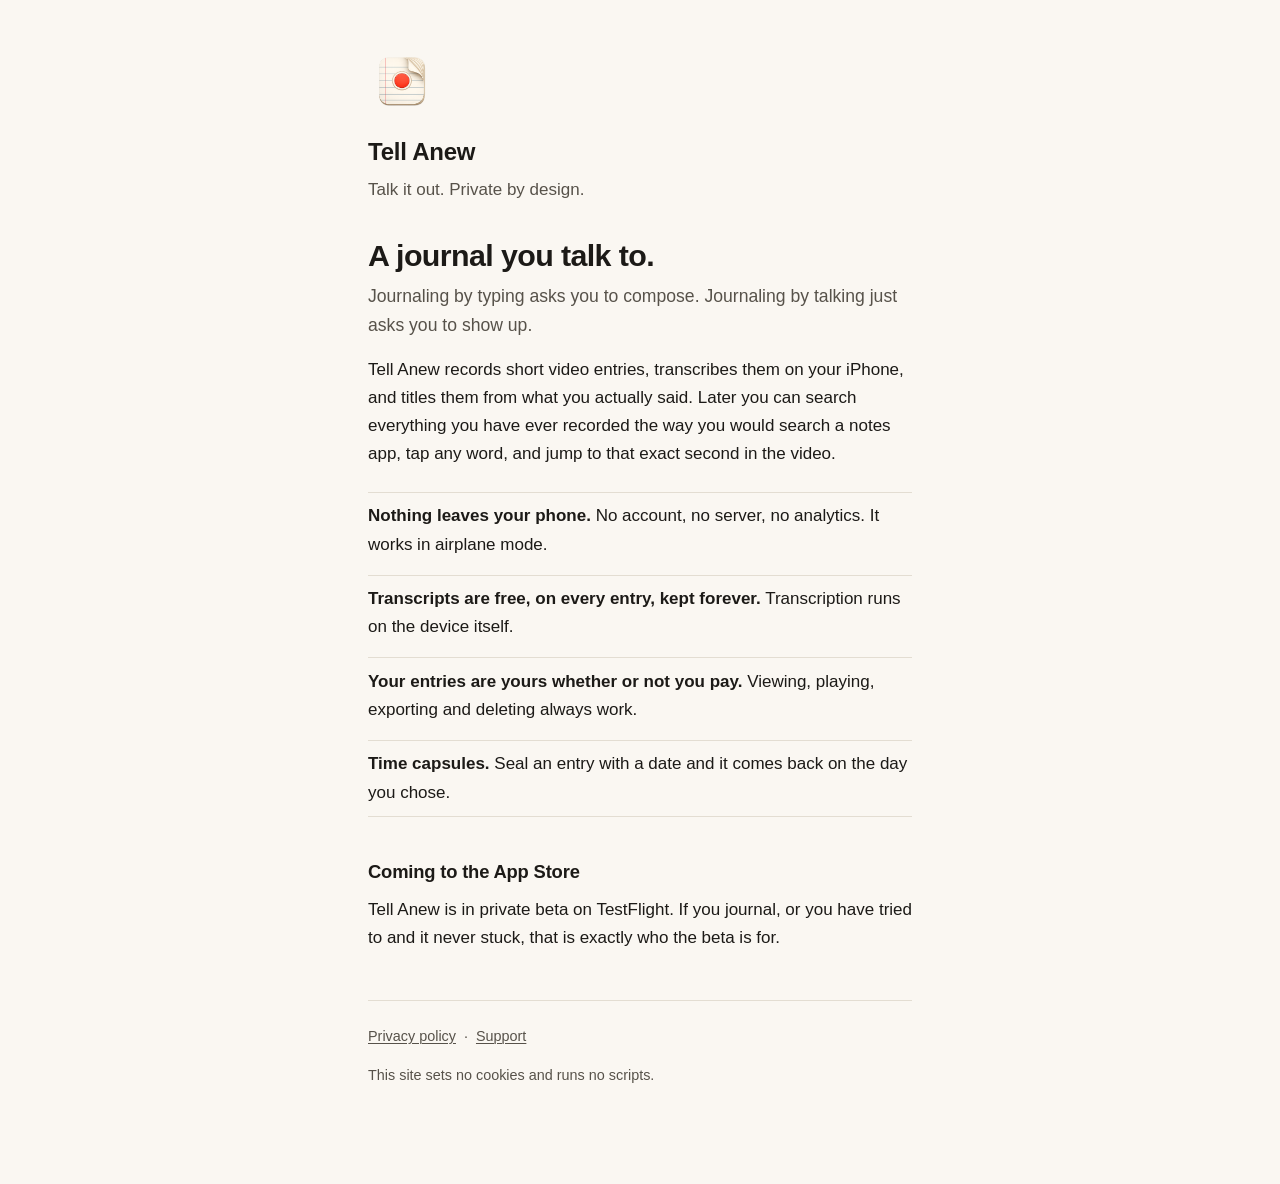
<file: index.html>
<!DOCTYPE html>
<html lang="en">
<head>
<meta charset="utf-8">
<meta name="viewport" content="width=device-width, initial-scale=1">
<title>Tell Anew: a video journal that stays on your phone</title>
<meta name="description" content="Talk to your camera instead of typing. Entries are transcribed on your iPhone, titled automatically, and searchable like text. Nothing leaves your phone.">
<link rel="stylesheet" href="/style.css">
<link rel="icon" href="/icon.png">
<link rel="apple-touch-icon" href="/icon.png">
</head>
<body>

<header class="site">
  <img src="/icon.png" alt="">
  <p class="wordmark">Tell Anew</p>
  <p class="tagline">Talk it out. Private by design.</p>
</header>

<main>

<h1>A journal you talk to.</h1>

<p class="lede">Journaling by typing asks you to compose. Journaling by talking
just asks you to show up.</p>

<p>Tell Anew records short video entries, transcribes them on your iPhone, and
titles them from what you actually said. Later you can search everything you have
ever recorded the way you would search a notes app, tap any word, and jump to
that exact second in the video.</p>

<ul class="points">
  <li><strong>Nothing leaves your phone.</strong> No account, no server, no
    analytics. It works in airplane mode.</li>
  <li><strong>Transcripts are free, on every entry, kept forever.</strong>
    Transcription runs on the device itself.</li>
  <li><strong>Your entries are yours whether or not you pay.</strong> Viewing,
    playing, exporting and deleting always work.</li>
  <li><strong>Time capsules.</strong> Seal an entry with a date and it comes
    back on the day you chose.</li>
</ul>

<h2>Coming to the App Store</h2>

<p>Tell Anew is in private beta on TestFlight. If you journal, or you have tried
to and it never stuck, that is exactly who the beta is for.</p>

<hr>

</main>

<footer>
  <p><a href="/privacy">Privacy policy</a> &nbsp;·&nbsp;
     <a href="/support">Support</a></p>
  <p>This site sets no cookies and runs no scripts.</p>
</footer>

</body>
</html>
</file>
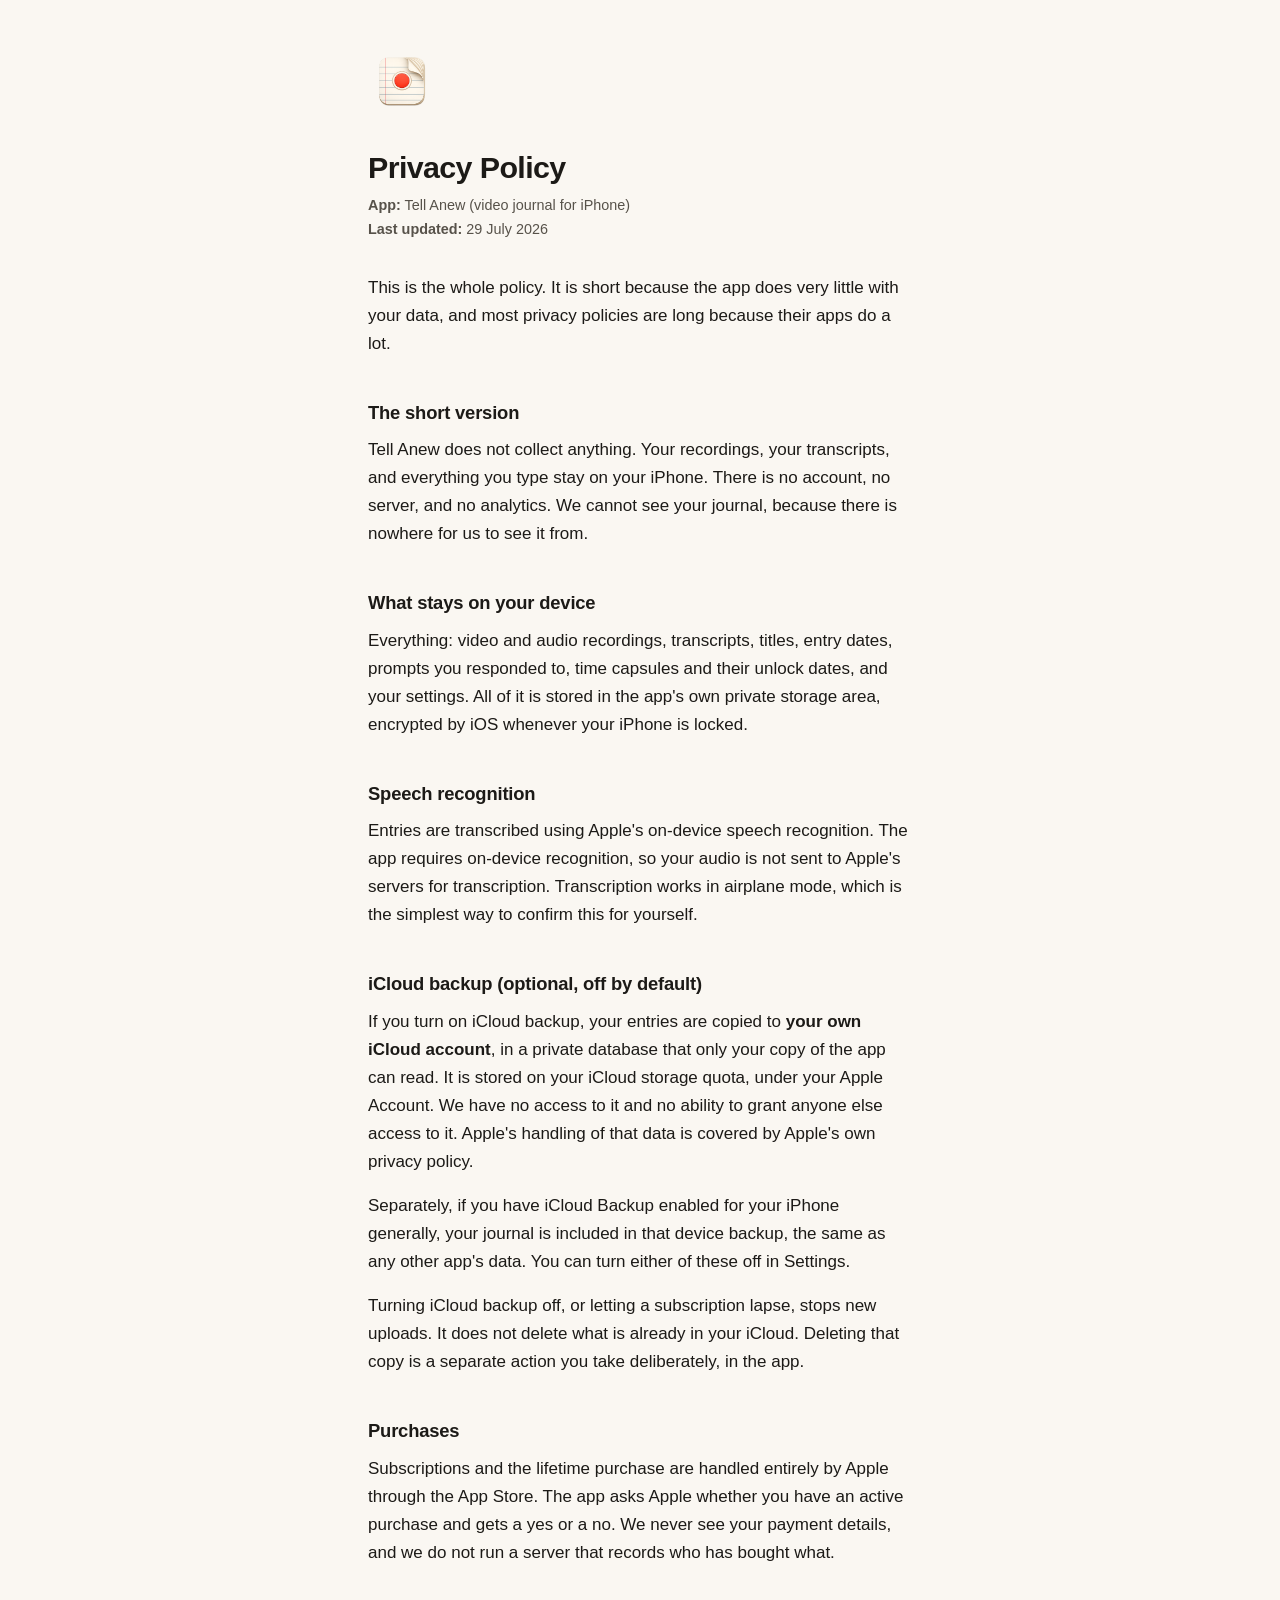
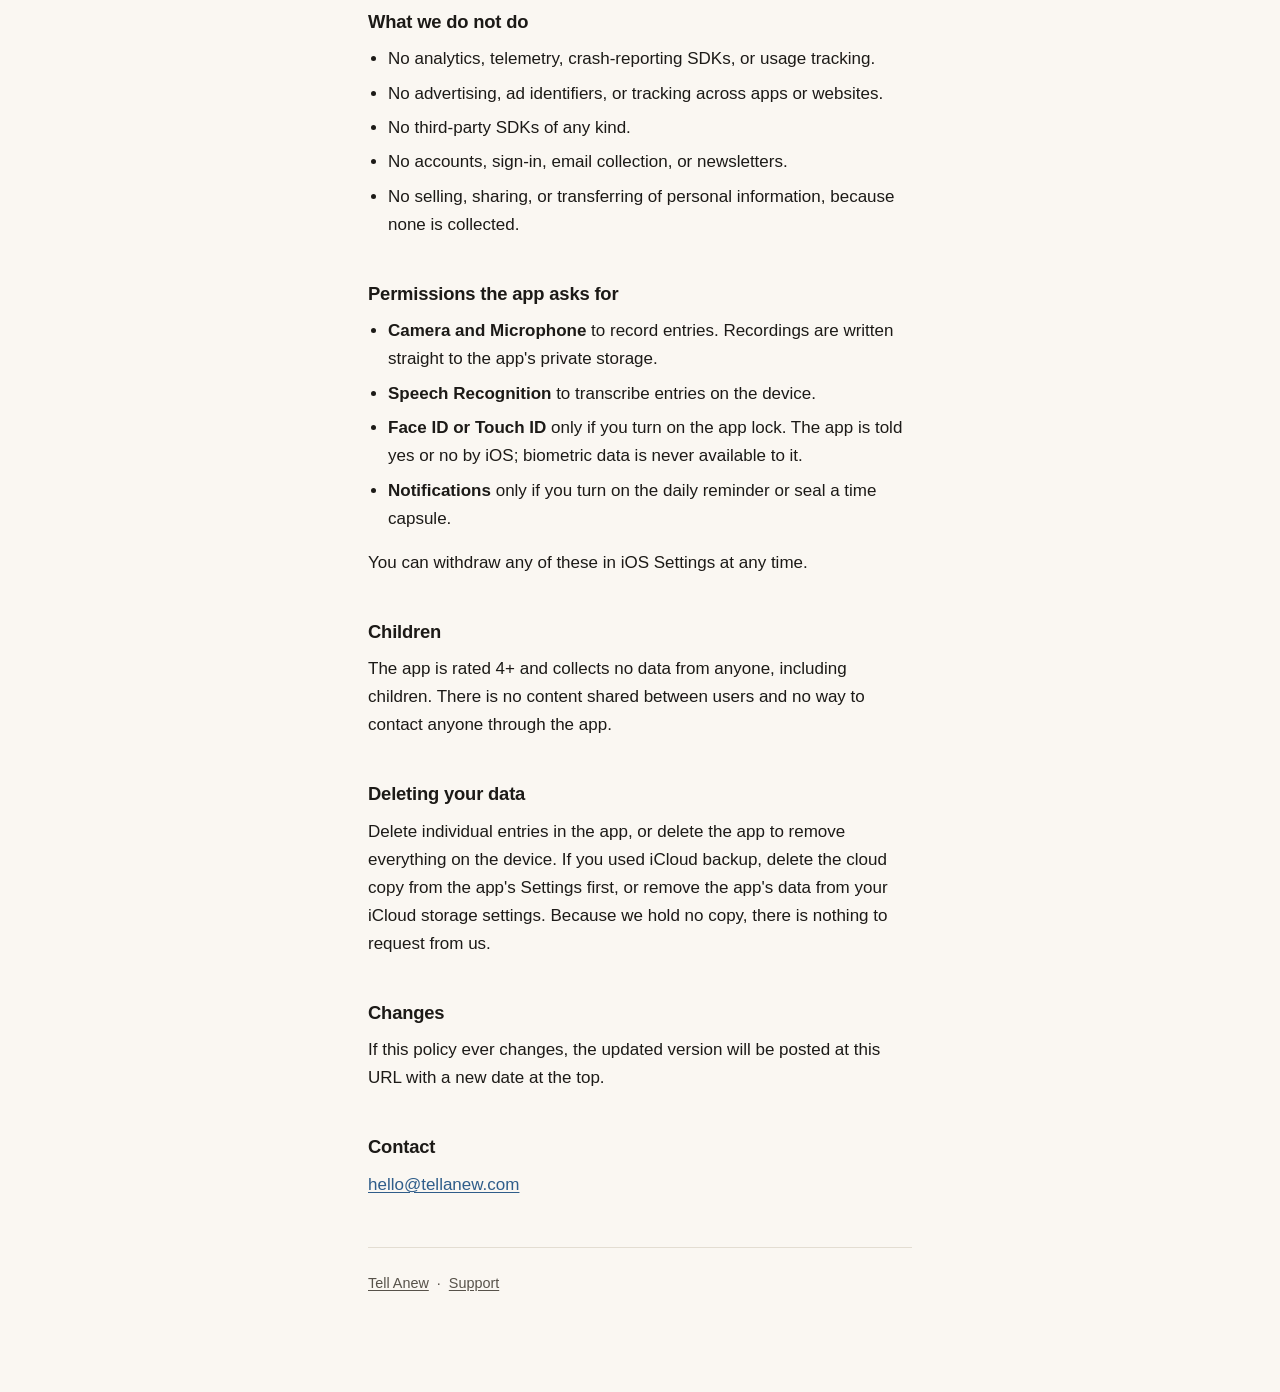
<file: privacy/index.html>
<!DOCTYPE html>
<html lang="en">
<head>
<meta charset="utf-8">
<meta name="viewport" content="width=device-width, initial-scale=1">
<title>Privacy Policy: Tell Anew</title>
<meta name="description" content="Tell Anew collects nothing. Your recordings, transcripts and everything you type stay on your iPhone.">
<link rel="stylesheet" href="/style.css">
<link rel="icon" href="/icon.png">
<link rel="apple-touch-icon" href="/icon.png">
</head>
<body>

<header class="site">
  <a href="/"><img src="/icon.png" alt="Tell Anew"></a>
</header>

<main>

<h1>Privacy Policy</h1>

<p class="meta"><strong>App:</strong> Tell Anew (video journal for iPhone)<br>
<strong>Last updated:</strong> 29 July 2026</p>

<p>This is the whole policy. It is short because the app does very little with
your data, and most privacy policies are long because their apps do a lot.</p>

<h2>The short version</h2>

<p>Tell Anew does not collect anything. Your recordings, your transcripts, and
everything you type stay on your iPhone. There is no account, no server, and no
analytics. We cannot see your journal, because there is nowhere for us to see it
from.</p>

<h2>What stays on your device</h2>

<p>Everything: video and audio recordings, transcripts, titles, entry dates,
prompts you responded to, time capsules and their unlock dates, and your
settings. All of it is stored in the app's own private storage area, encrypted by
iOS whenever your iPhone is locked.</p>

<h2>Speech recognition</h2>

<p>Entries are transcribed using Apple's on-device speech recognition. The app
requires on-device recognition, so your audio is not sent to Apple's servers for
transcription. Transcription works in airplane mode, which is the simplest way to
confirm this for yourself.</p>

<h2>iCloud backup (optional, off by default)</h2>

<p>If you turn on iCloud backup, your entries are copied to <strong>your own
iCloud account</strong>, in a private database that only your copy of the app can
read. It is stored on your iCloud storage quota, under your Apple Account. We
have no access to it and no ability to grant anyone else access to it. Apple's
handling of that data is covered by Apple's own privacy policy.</p>

<p>Separately, if you have iCloud Backup enabled for your iPhone generally, your
journal is included in that device backup, the same as any other app's data. You
can turn either of these off in Settings.</p>

<p>Turning iCloud backup off, or letting a subscription lapse, stops new uploads.
It does not delete what is already in your iCloud. Deleting that copy is a
separate action you take deliberately, in the app.</p>

<h2>Purchases</h2>

<p>Subscriptions and the lifetime purchase are handled entirely by Apple through
the App Store. The app asks Apple whether you have an active purchase and gets a
yes or a no. We never see your payment details, and we do not run a server that
records who has bought what.</p>

<h2>What we do not do</h2>

<ul>
  <li>No analytics, telemetry, crash-reporting SDKs, or usage tracking.</li>
  <li>No advertising, ad identifiers, or tracking across apps or websites.</li>
  <li>No third-party SDKs of any kind.</li>
  <li>No accounts, sign-in, email collection, or newsletters.</li>
  <li>No selling, sharing, or transferring of personal information, because none
    is collected.</li>
</ul>

<h2>Permissions the app asks for</h2>

<ul>
  <li><strong>Camera and Microphone</strong> to record entries. Recordings are
    written straight to the app's private storage.</li>
  <li><strong>Speech Recognition</strong> to transcribe entries on the
    device.</li>
  <li><strong>Face ID or Touch ID</strong> only if you turn on the app lock. The
    app is told yes or no by iOS; biometric data is never available to it.</li>
  <li><strong>Notifications</strong> only if you turn on the daily reminder or
    seal a time capsule.</li>
</ul>

<p>You can withdraw any of these in iOS Settings at any time.</p>

<h2>Children</h2>

<p>The app is rated 4+ and collects no data from anyone, including children.
There is no content shared between users and no way to contact anyone through the
app.</p>

<h2>Deleting your data</h2>

<p>Delete individual entries in the app, or delete the app to remove everything
on the device. If you used iCloud backup, delete the cloud copy from the app's
Settings first, or remove the app's data from your iCloud storage settings.
Because we hold no copy, there is nothing to request from us.</p>

<h2>Changes</h2>

<p>If this policy ever changes, the updated version will be posted at this URL
with a new date at the top.</p>

<h2>Contact</h2>

<p><a href="mailto:hello@tellanew.com">hello@tellanew.com</a></p>

<hr>

</main>

<footer>
  <p><a href="/">Tell Anew</a> &nbsp;·&nbsp; <a href="/support">Support</a></p>
</footer>

</body>
</html>
</file>
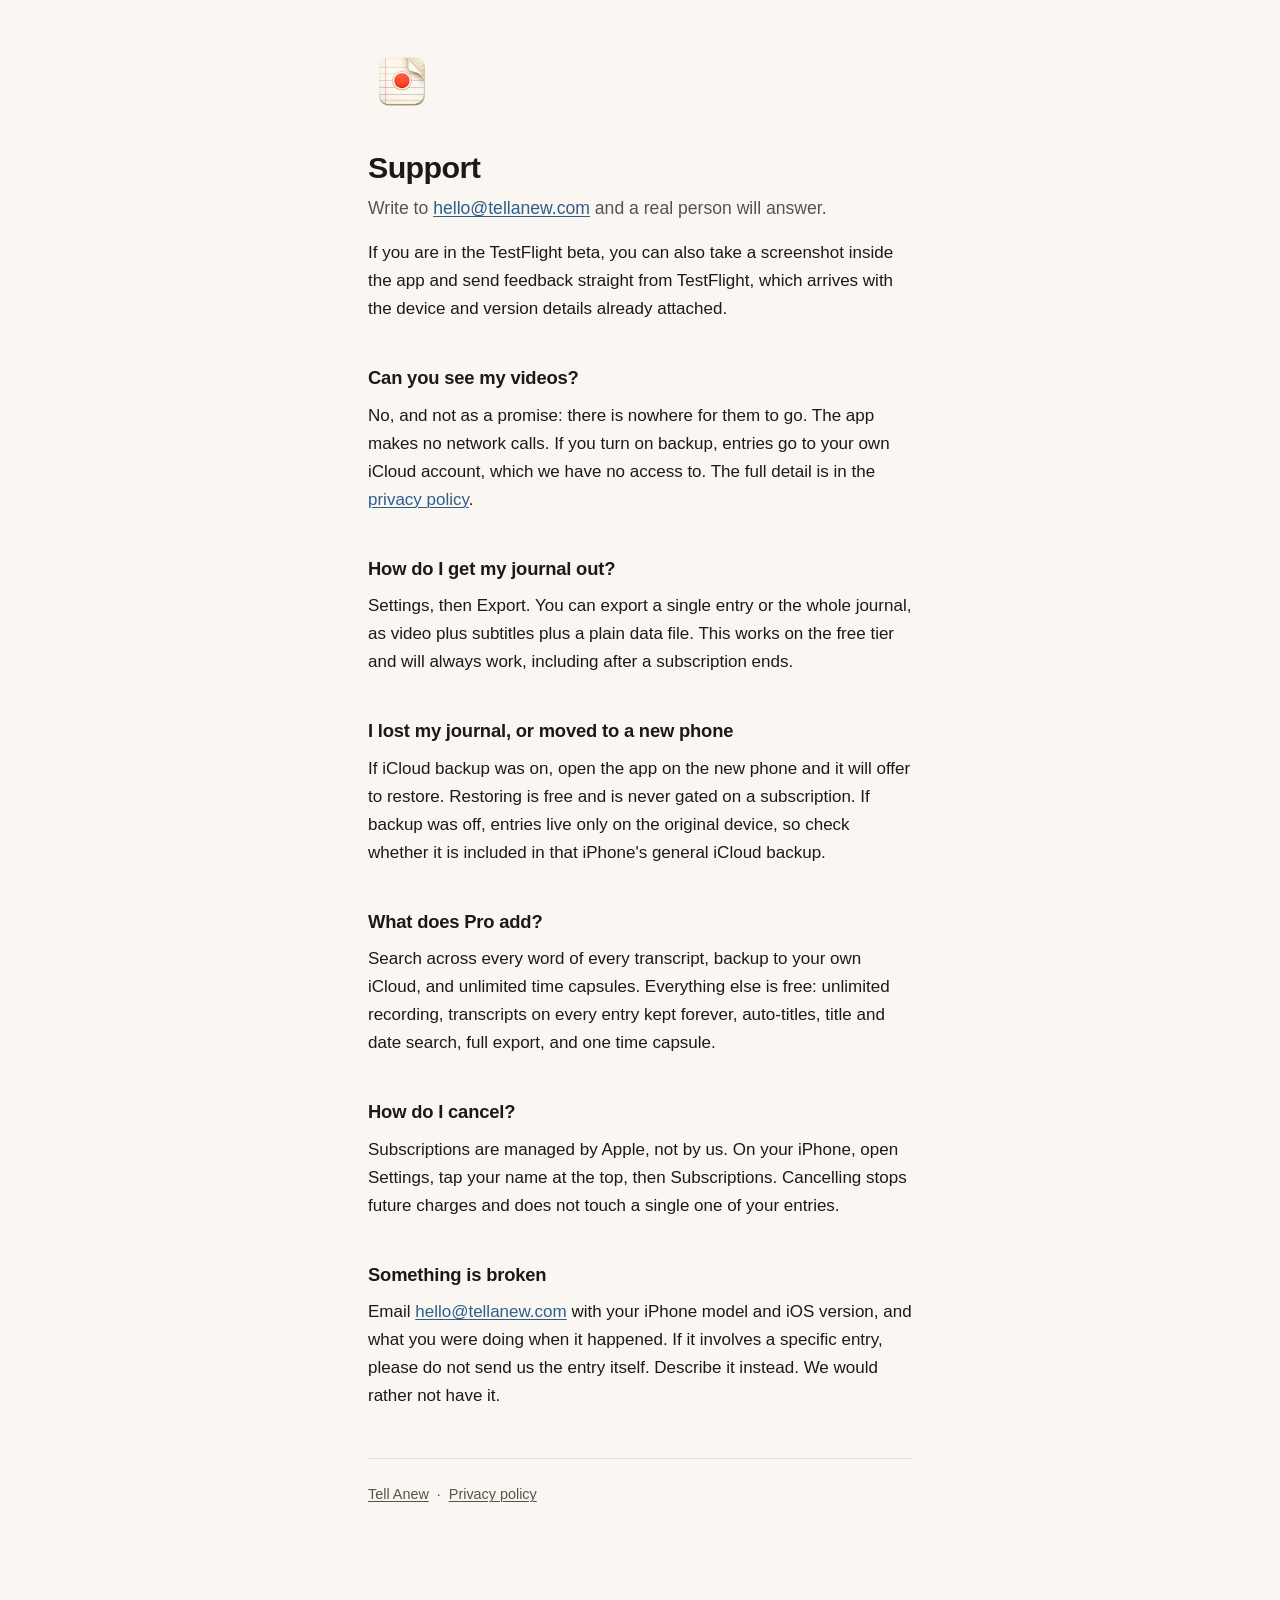
<file: support/index.html>
<!DOCTYPE html>
<html lang="en">
<head>
<meta charset="utf-8">
<meta name="viewport" content="width=device-width, initial-scale=1">
<title>Support: Tell Anew</title>
<meta name="description" content="Help and contact for Tell Anew, a private video journal for iPhone.">
<link rel="stylesheet" href="/style.css">
<link rel="icon" href="/icon.png">
<link rel="apple-touch-icon" href="/icon.png">
</head>
<body>

<header class="site">
  <a href="/"><img src="/icon.png" alt="Tell Anew"></a>
</header>

<main>

<h1>Support</h1>

<p class="lede">Write to <a href="mailto:hello@tellanew.com">hello@tellanew.com</a>
and a real person will answer.</p>

<p>If you are in the TestFlight beta, you can also take a screenshot inside the
app and send feedback straight from TestFlight, which arrives with the device and
version details already attached.</p>

<h2>Can you see my videos?</h2>

<p>No, and not as a promise: there is nowhere for them to go. The app makes no
network calls. If you turn on backup, entries go to your own iCloud account,
which we have no access to. The full detail is in the
<a href="/privacy">privacy policy</a>.</p>

<h2>How do I get my journal out?</h2>

<p>Settings, then Export. You can export a single entry or the whole journal, as
video plus subtitles plus a plain data file. This works on the free tier and will
always work, including after a subscription ends.</p>

<h2>I lost my journal, or moved to a new phone</h2>

<p>If iCloud backup was on, open the app on the new phone and it will offer to
restore. Restoring is free and is never gated on a subscription. If backup was
off, entries live only on the original device, so check whether it is included in
that iPhone's general iCloud backup.</p>

<h2>What does Pro add?</h2>

<p>Search across every word of every transcript, backup to your own iCloud, and
unlimited time capsules. Everything else is free: unlimited recording, transcripts
on every entry kept forever, auto-titles, title and date search, full export, and
one time capsule.</p>

<h2>How do I cancel?</h2>

<p>Subscriptions are managed by Apple, not by us. On your iPhone, open Settings,
tap your name at the top, then Subscriptions. Cancelling stops future charges and
does not touch a single one of your entries.</p>

<h2>Something is broken</h2>

<p>Email <a href="mailto:hello@tellanew.com">hello@tellanew.com</a> with your
iPhone model and iOS version, and what you were doing when it happened. If it
involves a specific entry, please do not send us the entry itself. Describe it
instead. We would rather not have it.</p>

<hr>

</main>

<footer>
  <p><a href="/">Tell Anew</a> &nbsp;·&nbsp;
     <a href="/privacy">Privacy policy</a></p>
</footer>

</body>
</html>
</file>
<file: style.css>
/* Tellanew site. Warm paper, system fonts, no dependencies, no tracking.
   Deliberately matches the app's own aesthetic (DESIGN.md): system type,
   paper ground, red reserved for recording and used nowhere here. */

:root {
  --paper: #faf7f2;
  --ink: #1c1a17;
  --ink-soft: #57524a;
  --rule: #e3ddd2;
  --link: #2f5d8a;
}

@media (prefers-color-scheme: dark) {
  :root {
    --paper: #171614;
    --ink: #ece7de;
    --ink-soft: #a29a8d;
    --rule: #302d28;
    --link: #8fb6dd;
  }
}

* { box-sizing: border-box; }

html {
  -webkit-text-size-adjust: 100%;
}

body {
  margin: 0;
  padding: 0 1.5rem 5rem;
  background: var(--paper);
  color: var(--ink);
  font: 17px/1.65 -apple-system, BlinkMacSystemFont, "Segoe UI", Roboto,
    Helvetica, Arial, sans-serif;
}

main {
  max-width: 34rem;
  margin: 0 auto;
}

header.site {
  max-width: 34rem;
  margin: 0 auto;
  padding: 3rem 0 2rem;
}

header.site img {
  width: 68px;
  height: 68px;
  border-radius: 15px;
  display: block;
}

header.site .wordmark {
  margin: 1rem 0 0;
  font-size: 1.5rem;
  font-weight: 600;
  letter-spacing: -0.01em;
}

header.site .tagline {
  margin: 0.25rem 0 0;
  color: var(--ink-soft);
}

h1 {
  font-size: 1.9rem;
  line-height: 1.25;
  letter-spacing: -0.02em;
  margin: 0 0 0.5rem;
}

h2 {
  font-size: 1.15rem;
  margin: 2.5rem 0 0.5rem;
  letter-spacing: -0.01em;
}

p, ul { margin: 0 0 1rem; }

ul { padding-left: 1.25rem; }

li { margin-bottom: 0.4rem; }

a {
  color: var(--link);
  text-decoration-thickness: 1px;
  text-underline-offset: 2px;
}

.meta {
  color: var(--ink-soft);
  font-size: 0.9rem;
  margin-bottom: 2rem;
}

.lede {
  font-size: 1.1rem;
  color: var(--ink-soft);
}

hr {
  border: 0;
  border-top: 1px solid var(--rule);
  margin: 3rem 0 1.5rem;
}

footer {
  max-width: 34rem;
  margin: 0 auto;
  color: var(--ink-soft);
  font-size: 0.9rem;
}

footer a { color: var(--ink-soft); }

.points {
  list-style: none;
  padding: 0;
  margin: 1.5rem 0;
}

.points li {
  padding: 0.6rem 0;
  border-top: 1px solid var(--rule);
}

.points li:last-child {
  border-bottom: 1px solid var(--rule);
}
</file>
